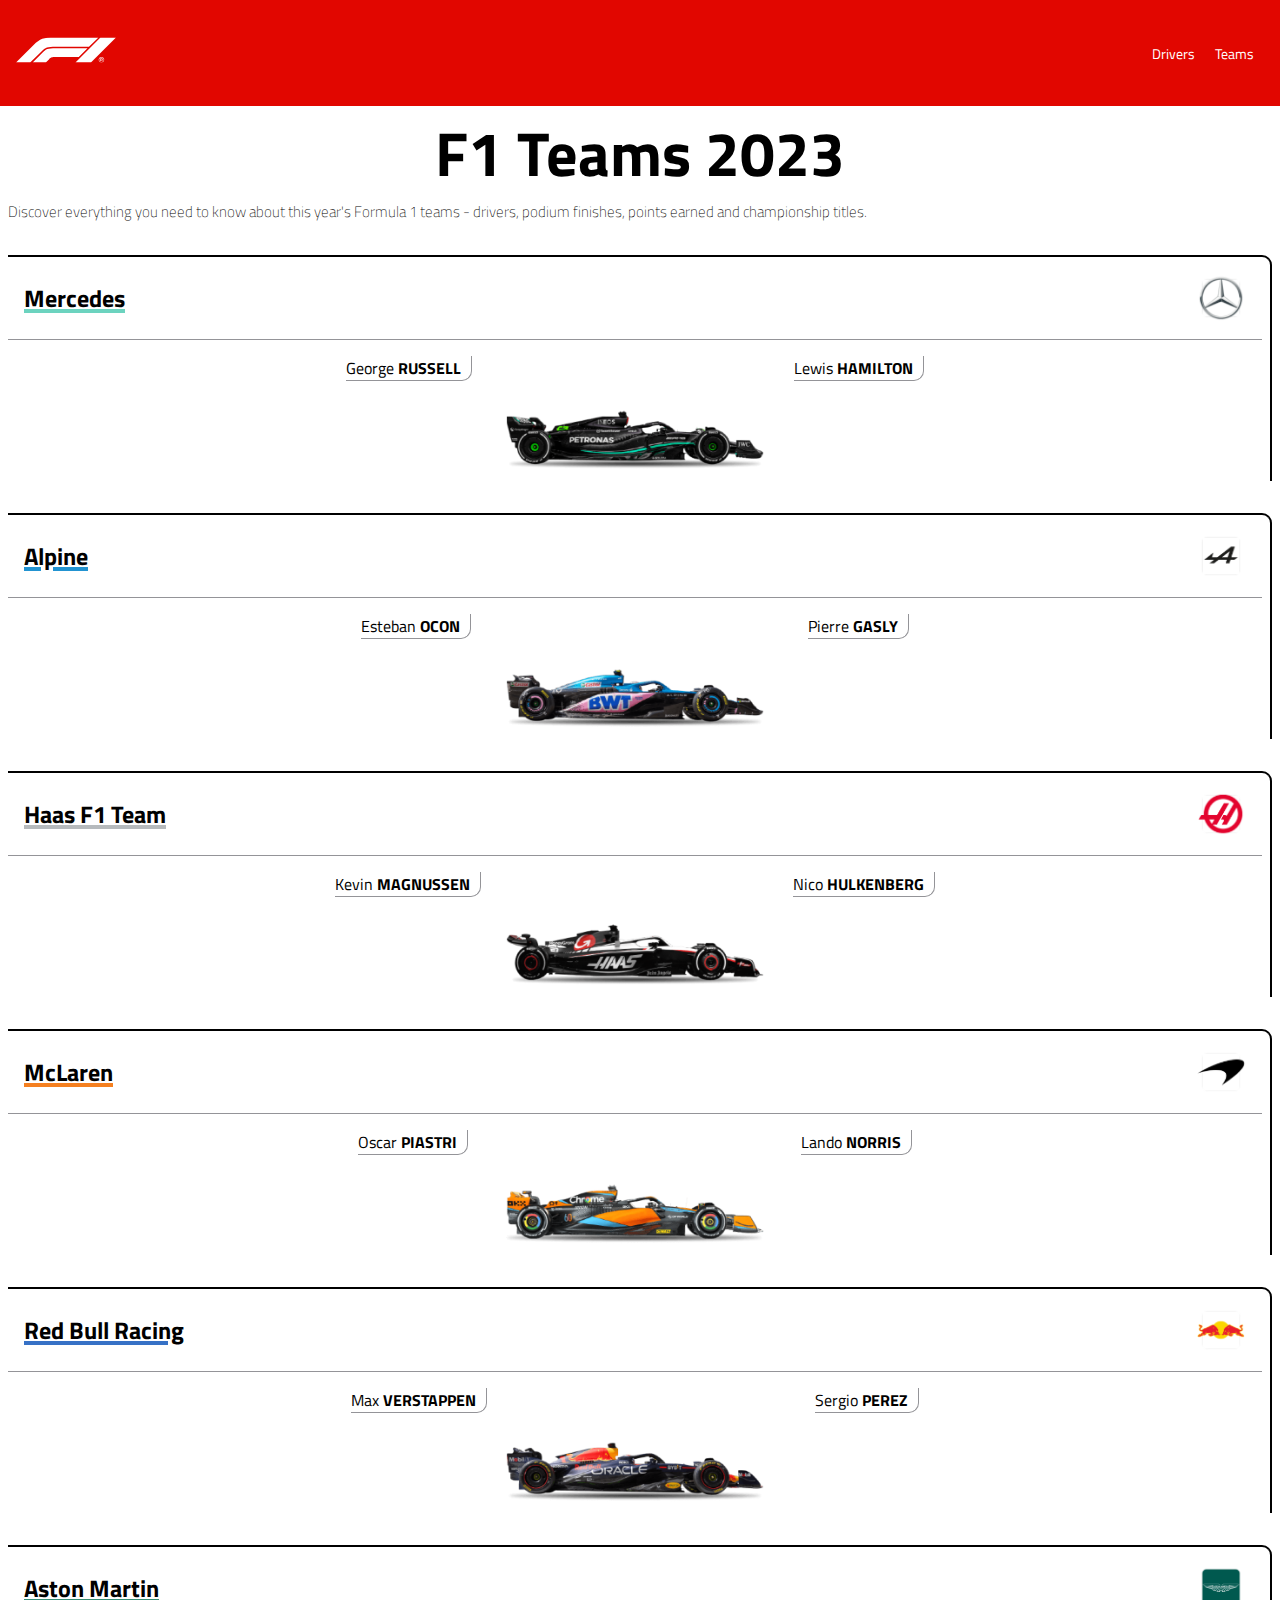
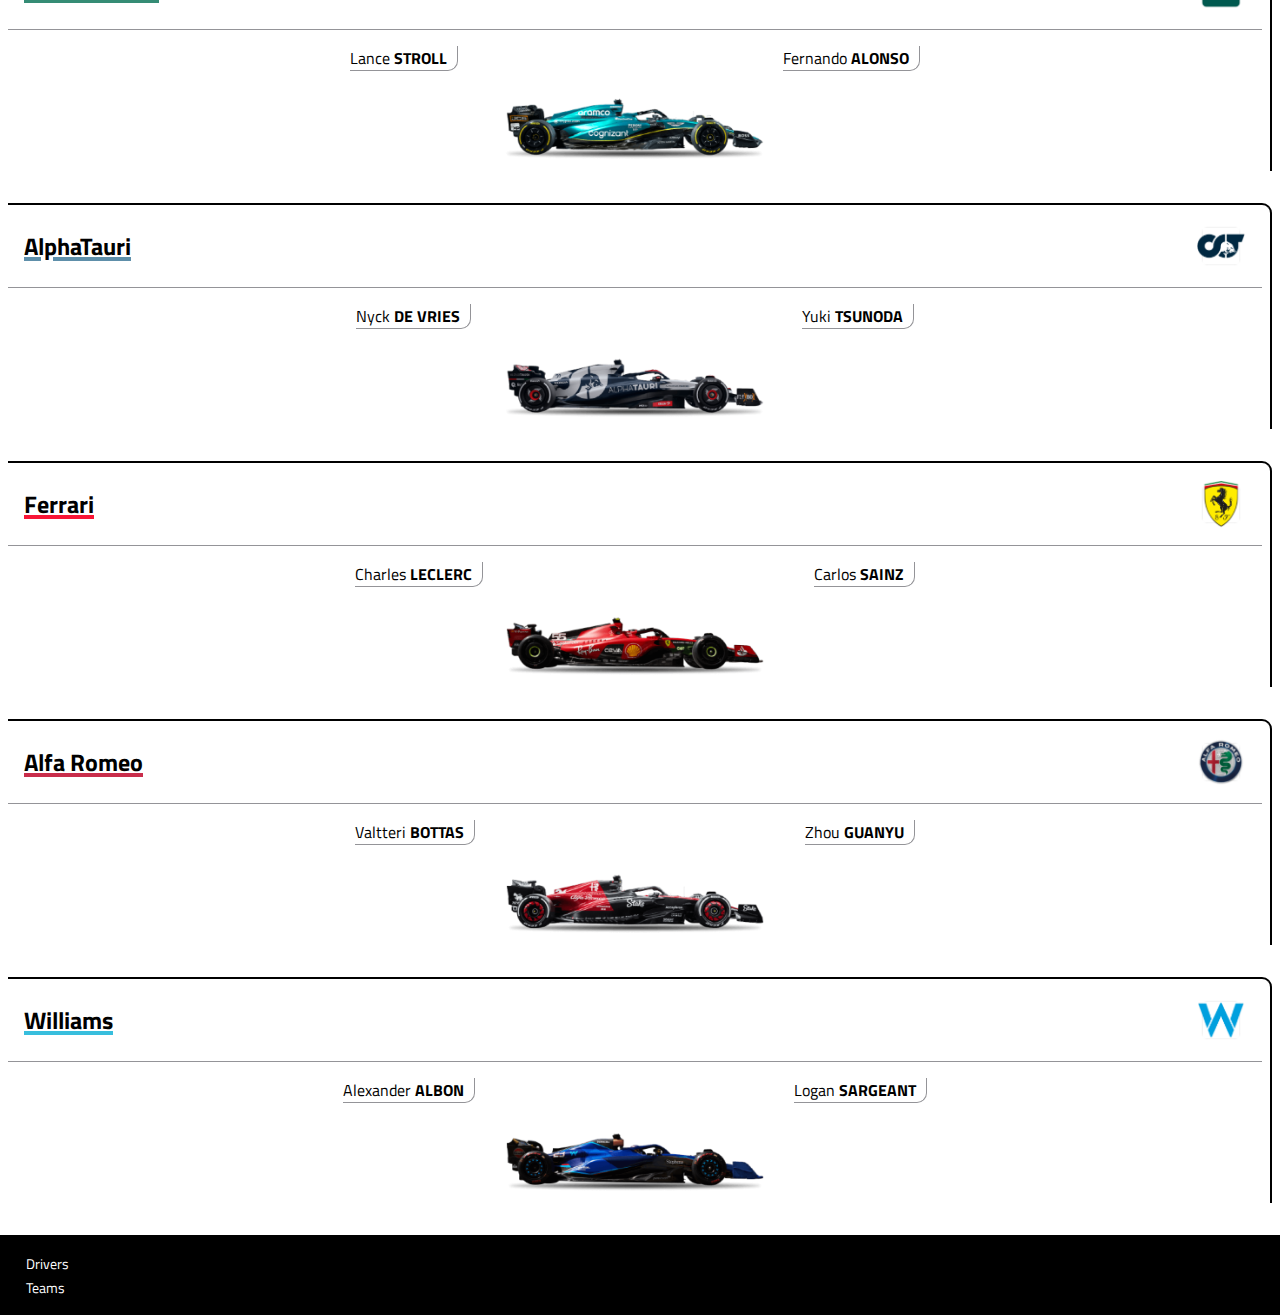
<file: teams.html>
<!DOCTYPE html>
<html lang="en">
  <head>
    <meta charset="UTF-8" />
    <meta http-equiv="X-UA-Compatible" content="IE=edge" />
    <meta name="viewport" content="width=device-width, initial-scale=1.0" />
    <title>F1 Racing Teams 2023</title>
    <link rel="stylesheet" href="teams.css" />
  </head>
  <body>
    <header>
      <figure>
        <img src="/img/f1_logo.svg" alt="Logo F1" />
      </figure>
      <ul>
        <li>
          <a href="/index.html">Drivers</a>
        </li>
        <li>
          <a href="/teams.html">Teams</a>
        </li>
      </ul>
    </header>
    <main>
      <section class="title">
        <h1>F1 Teams 2023</h1>
        <p>
          Discover everything you need to know about this year's Formula 1 teams
          - drivers, podium finishes, points earned and championship titles.
        </p>
      </section>
      <section class="team">
        <div class="headerTeam">
          <h2 class="mercedes">Mercedes</h2>
          <figure class="logoTeam">
            <img src="/img/teams/logo_mercedes.png" alt="logo mercedes" />
          </figure>
        </div>
        <div class="drivers">
          <p>George <b>RUSSELL</b></p>
          <p>Lewis <b>HAMILTON</b></p>
        </div>
        <figure class="car">
          <img src="/img/teams/mercedes_car.png" alt="mercedes car" />
        </figure>
      </section>
      <section class="team">
        <div class="headerTeam">
          <h2 class="alpine">Alpine</h2>
          <figure class="logoTeam">
            <img src="/img/teams/logo_alpine.png" alt="logo alpine" />
          </figure>
        </div>
        <div class="drivers">
          <p>Esteban <b>OCON</b></p>
          <p>Pierre <b>GASLY</b></p>
        </div>
        <figure class="car">
          <img src="/img/teams/alpine_car.png" alt="alpine car" />
        </figure>
      </section>
      <section class="team">
        <div class="headerTeam">
          <h2 class="haas">Haas F1 Team</h2>
          <figure class="logoTeam">
            <img src="/img/teams/logo_haas.png" alt="logo hass" />
          </figure>
        </div>
        <div class="drivers">
          <p>Kevin <b>MAGNUSSEN</b></p>
          <p>Nico <b>HULKENBERG</b></p>
        </div>
        <figure class="car">
          <img src="/img/teams/haas_car.png" alt="haas car" />
        </figure>
      </section>
      <section class="team">
        <div class="headerTeam">
          <h2 class="mclaren">McLaren</h2>
          <figure class="logoTeam">
            <img src="/img/teams/logo_mclaren.png" alt="logo mclaren" />
          </figure>
        </div>
        <div class="drivers">
          <p>Oscar <b>PIASTRI</b></p>
          <p>Lando <b>NORRIS</b></p>
        </div>
        <figure class="car">
          <img src="/img/teams/mclaren_car.png" alt="mclaren car" />
        </figure>
      </section>
      <section class="team">
        <div class="headerTeam">
          <h2 class="redbull">Red Bull Racing</h2>
          <figure class="logoTeam">
            <img src="/img/teams/logo_redbull.png" alt="logo red bull" />
          </figure>
        </div>
        <div class="drivers">
          <p>Max <b>VERSTAPPEN</b></p>
          <p>Sergio <b>PEREZ</b></p>
        </div>
        <figure class="car">
          <img src="/img/teams/redbull_car.png" alt="red bull car" />
        </figure>
      </section>
      <section class="team">
        <div class="headerTeam">
          <h2 class="astonmartin">Aston Martin</h2>
          <figure class="logoTeam">
            <img
              src="/img/teams/logo_astonmartin.png"
              alt="logo aston martin"
            />
          </figure>
        </div>
        <div class="drivers">
          <p>Lance <b>STROLL</b></p>
          <p>Fernando <b>ALONSO</b></p>
        </div>
        <figure class="car">
          <img src="/img/teams/astonmartin_car.png" alt="aston martin car" />
        </figure>
      </section>
      <section class="team">
        <div class="headerTeam">
          <h2 class="alphatauri">AlphaTauri</h2>
          <figure class="logoTeam">
            <img src="/img/teams/logo_alphatauri.png" alt="logo alpha tauri" />
          </figure>
        </div>
        <div class="drivers">
          <p>Nyck <b>DE VRIES</b></p>
          <p>Yuki <b>TSUNODA</b></p>
        </div>
        <figure class="car">
          <img src="/img/teams/alphatauri_car.png" alt="alpha tauri car" />
        </figure>
      </section>
      <section class="team">
        <div class="headerTeam">
          <h2 class="ferrari">Ferrari</h2>
          <figure class="logoTeam">
            <img src="/img/teams/logo_ferrari.png" alt="logo ferrari" />
          </figure>
        </div>
        <div class="drivers">
          <p>Charles <b>LECLERC</b></p>
          <p>Carlos <b>SAINZ</b></p>
        </div>
        <figure class="car">
          <img src="/img/teams/ferrari_car.png" alt="ferrari car" />
        </figure>
      </section>
      <section class="team">
        <div class="headerTeam">
          <h2 class="alfaromeo">Alfa Romeo</h2>
          <figure class="logoTeam">
            <img src="/img/teams/logo_alfaromeo.png" alt="logo alfa romeo" />
          </figure>
        </div>
        <div class="drivers">
          <p>Valtteri <b>BOTTAS</b></p>
          <p>Zhou <b>GUANYU</b></p>
        </div>
        <figure class="car">
          <img src="/img/teams/alfaromeo_car.png" alt="alfa romeo car" />
        </figure>
      </section>
      <section class="team">
        <div class="headerTeam">
          <h2 class="williams">Williams</h2>
          <figure class="logoTeam">
            <img src="/img/teams/logo_williams.png" alt="logo williams" />
          </figure>
        </div>
        <div class="drivers">
          <p>Alexander <b>ALBON</b></p>
          <p>Logan <b>SARGEANT</b></p>
        </div>
        <figure class="car">
          <img src="/img/teams/williams_car.png" alt="alfa williams" />
        </figure>
      </section>
    </main>
    <footer>
      <ul>
        <li>
          <a href="/index.html">Drivers</a>
        </li>
        <li>
          <a href="/teams.html">Teams</a>
        </li>
      </ul>
    </footer>
  </body>
</html>
</file>
<file: teams.css>
@import url(style.css);

.team {
  margin: 2rem 0.5rem 2rem 0.5rem;
  padding-right: 0.5rem;
  border-top: 2px solid black;
  border-right: 2px solid black;
  border-top-right-radius: 10px;
}

figure.car img {
  height: 84px;
  width: 286px;
}

figure.logoTeam img {
  height: 50px;
  width: 50px;
}

.headerTeam {
  display: flex;
  justify-content: space-between;
  align-items: center;
  padding: 1rem;
  border-bottom: 1px solid #949498;
}

.headerTeam figure img {
  display: flex;
}

h2.mercedes {
  text-decoration: underline 4px #6cd3bf;
}

.drivers {
  display: flex;
  justify-content: space-evenly;
  padding: 1rem;
}

.drivers p {
  border-bottom: 1px solid #949498;
  border-right: 1px solid #949498;
  border-bottom-right-radius: 10px;
  padding-right: 10px;
}

.car {
  display: flex;
  justify-content: center;
  align-items: center;
}

/* Alpine */

h2.alpine {
  text-decoration: underline 4px #2293d1;
}

/* Haas */

h2.haas {
  text-decoration: underline 4px #b6babd;
}

/* McLaren */

h2.mclaren {
  text-decoration: underline 4px #f58020;
}

/* Red Bull */

h2.redbull {
  text-decoration: underline 4px #3671c6;
}

/* Aston Martin */

h2.astonmartin {
  text-decoration: underline 4px #358c75;
}

/* Alpha Tauri */

h2.alphatauri {
  text-decoration: underline 4px #5e8faa;
}

/* Ferrari */

h2.ferrari {
  text-decoration: underline 4px #f91536;
}

/* Alfa Romeo */

h2.alfaromeo {
  text-decoration: underline 4px #c92d4b;
}

/* Williams */

h2.williams {
  text-decoration: underline 4px #37bedd;
}
</file>
